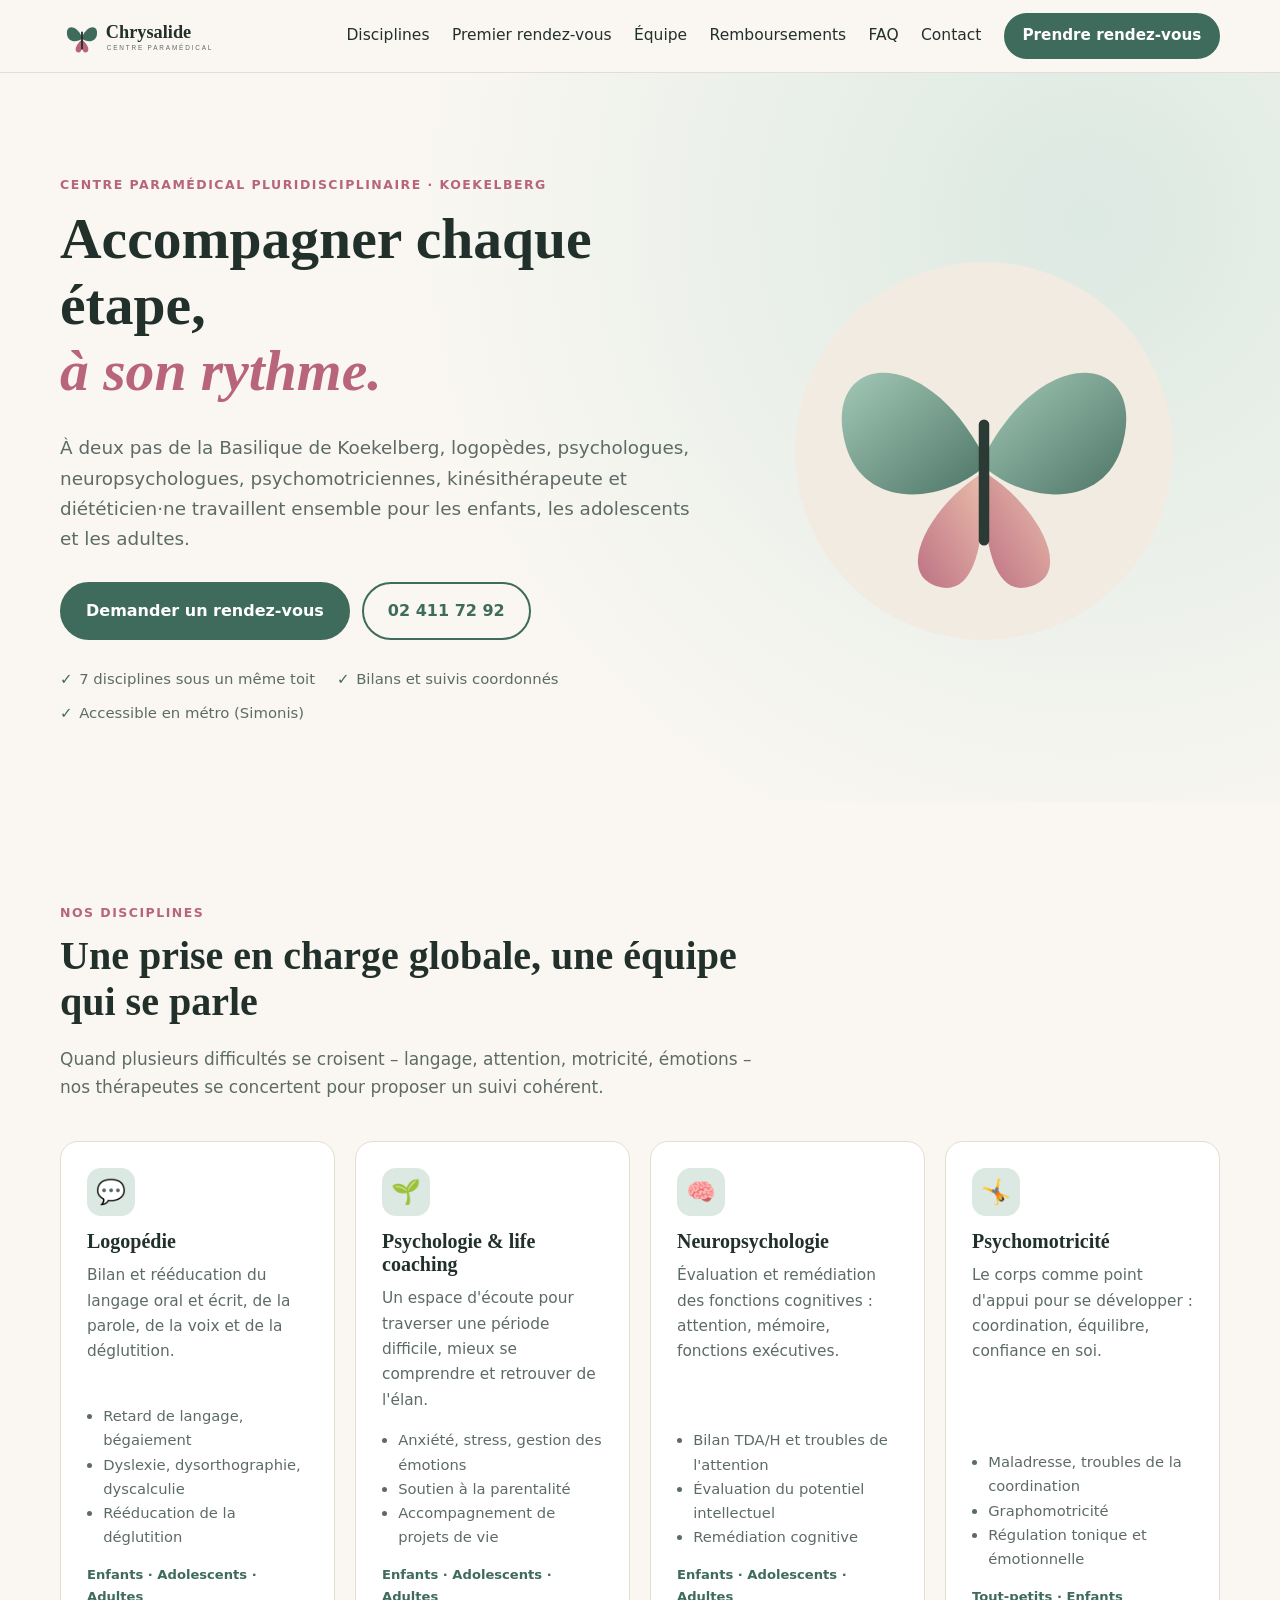
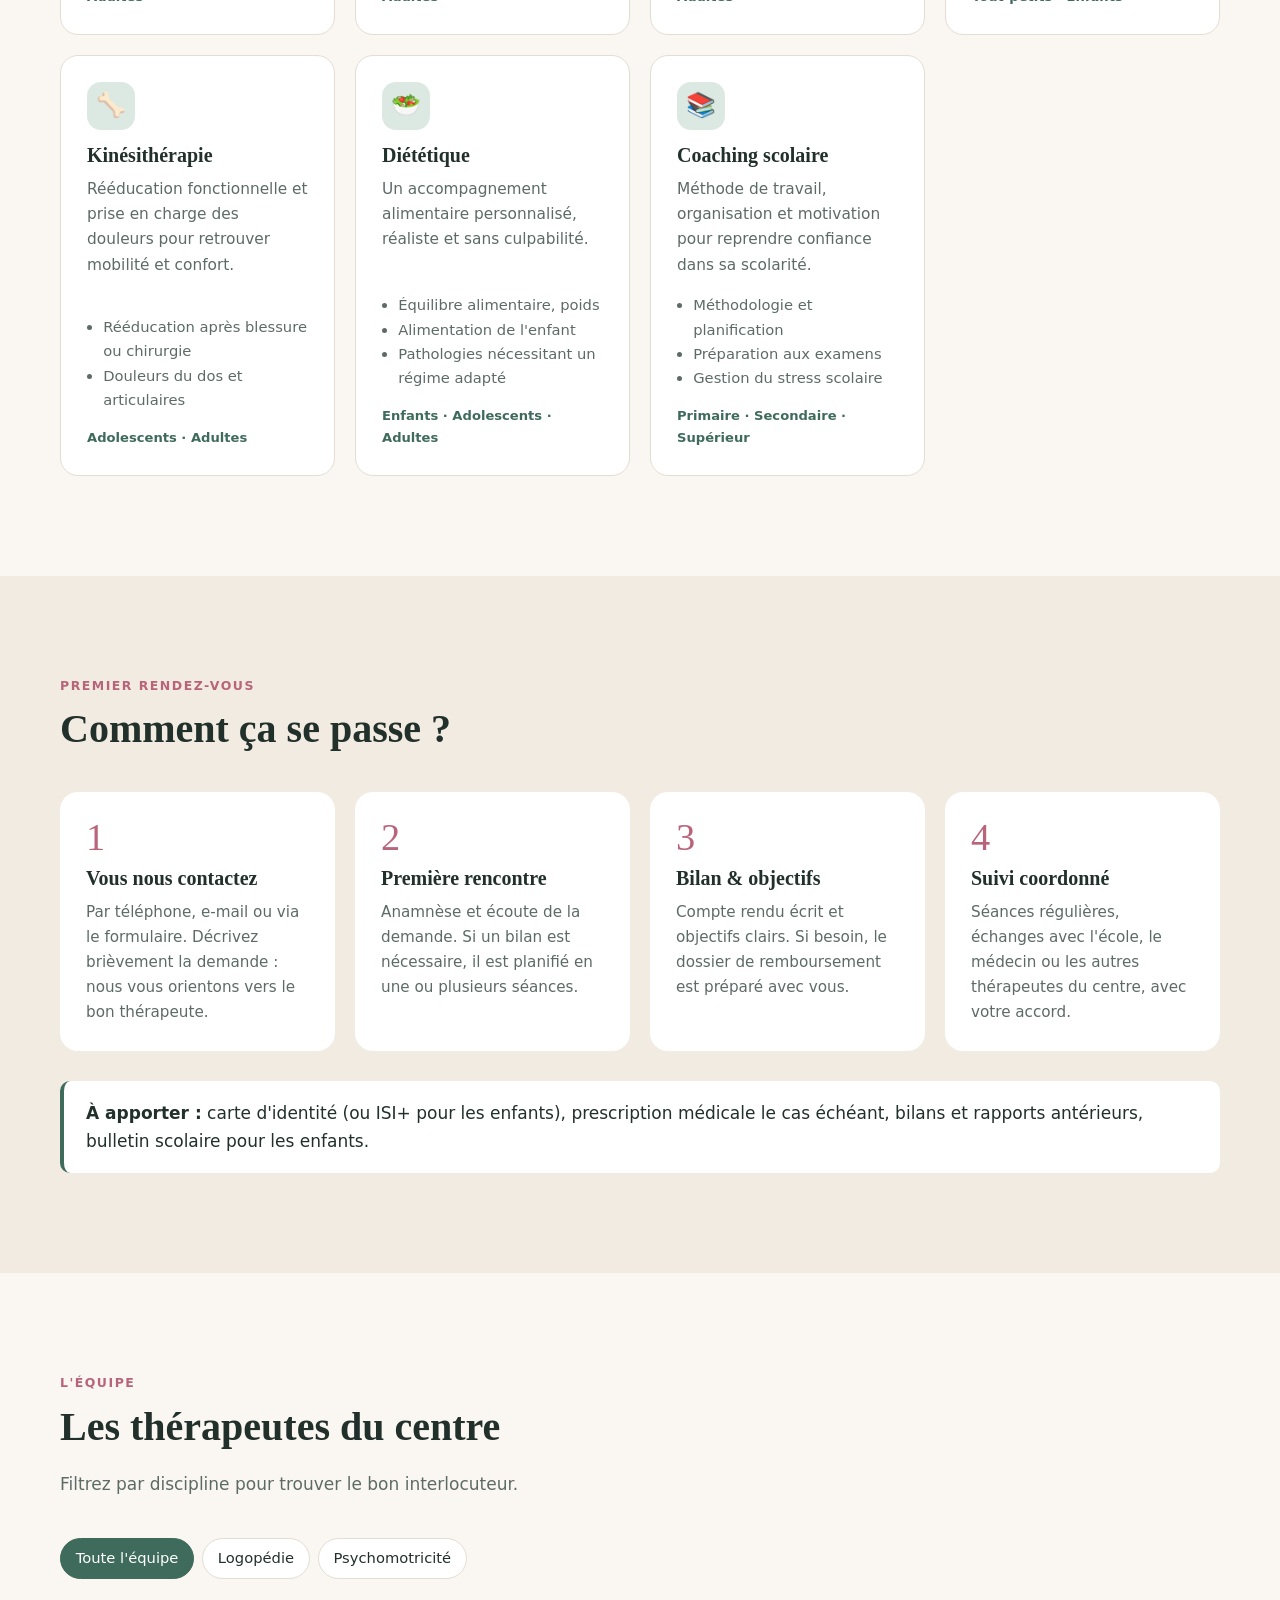
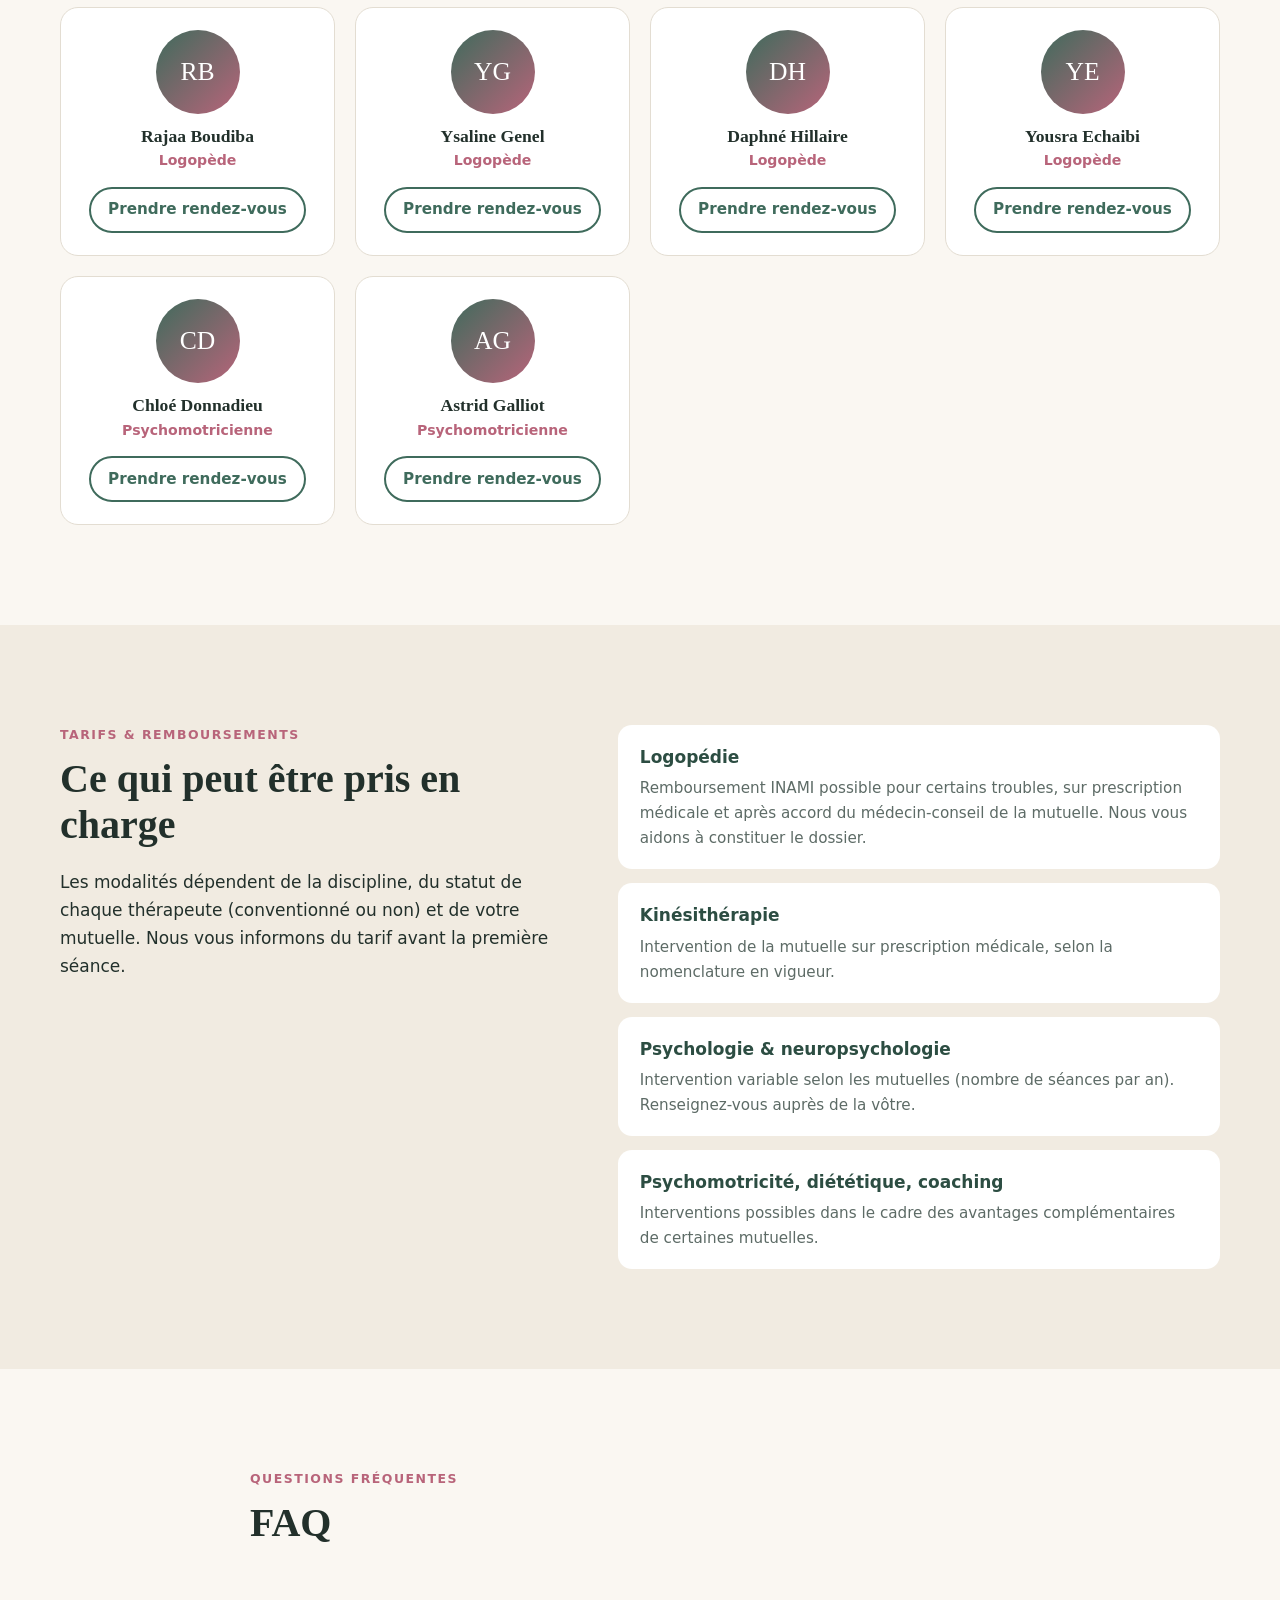
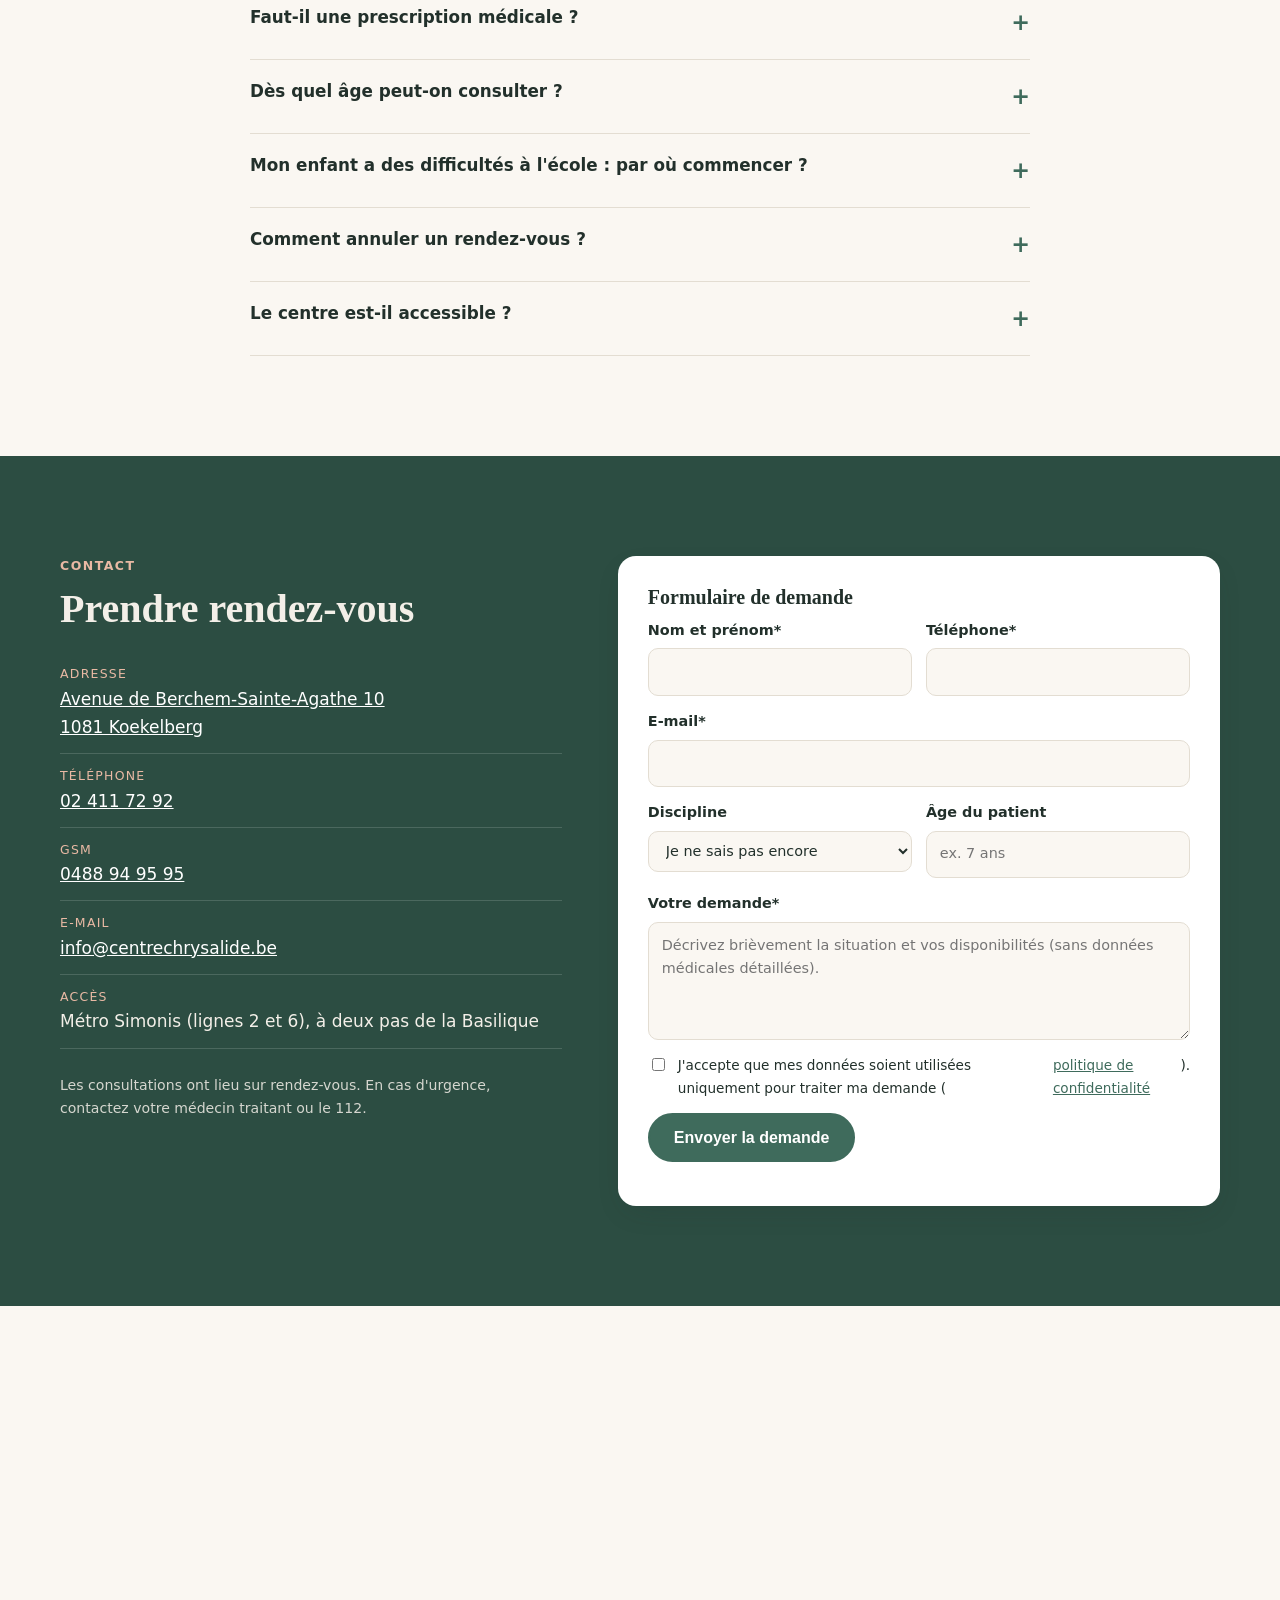
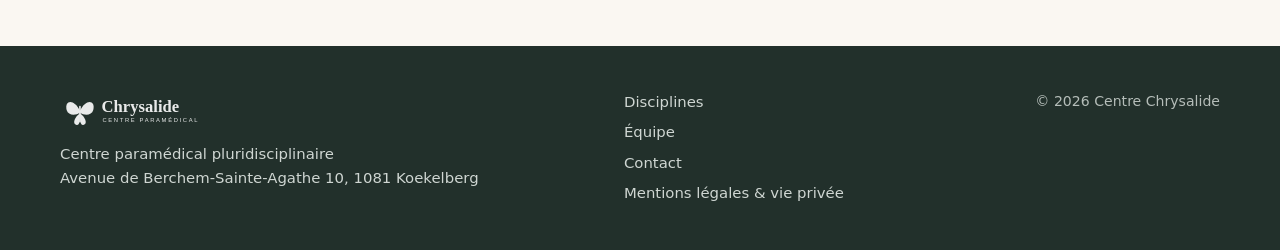
<file: sites/centre-chrysalide/index.html>
<!doctype html>
<html lang="fr-BE">
<head>
<meta charset="utf-8">
<meta name="viewport" content="width=device-width, initial-scale=1">
<title>Centre Chrysalide – Centre paramédical pluridisciplinaire à Koekelberg (Bruxelles)</title>
<meta name="description" content="Logopédie, psychologie, neuropsychologie, psychomotricité, kinésithérapie, diététique et coaching scolaire à deux pas de la Basilique de Koekelberg. Prenez rendez-vous : 02 411 72 92.">
<link rel="canonical" href="https://www.centrechrysalide.be/">
<meta name="theme-color" content="#3f6b5c">
<meta property="og:type" content="website">
<meta property="og:locale" content="fr_BE">
<meta property="og:title" content="Centre Chrysalide – Koekelberg">
<meta property="og:description" content="Centre paramédical pluridisciplinaire : logopédie, psychologie, neuropsychologie, psychomotricité, kinésithérapie, diététique.">
<meta property="og:url" content="https://www.centrechrysalide.be/">
<meta property="og:image" content="https://www.centrechrysalide.be/assets/og-image.jpg">
<link rel="icon" href="assets/favicon.svg" type="image/svg+xml">
<link rel="stylesheet" href="css/style.css">
<script type="application/ld+json">
{
  "@context": "https://schema.org",
  "@type": "MedicalClinic",
  "name": "Centre Chrysalide",
  "url": "https://www.centrechrysalide.be/",
  "logo": "https://www.centrechrysalide.be/assets/logo.svg",
  "email": "info@centrechrysalide.be",
  "telephone": ["+3224117292", "+32488949595"],
  "address": {
    "@type": "PostalAddress",
    "streetAddress": "Avenue de Berchem-Sainte-Agathe 10",
    "postalCode": "1081",
    "addressLocality": "Koekelberg",
    "addressRegion": "Bruxelles-Capitale",
    "addressCountry": "BE"
  },
  "medicalSpecialty": ["SpeechPathology", "Psychiatric", "Physiotherapy", "DietNutrition"],
  "availableService": [
    {"@type": "MedicalTherapy", "name": "Logopédie"},
    {"@type": "MedicalTherapy", "name": "Psychologie"},
    {"@type": "MedicalTherapy", "name": "Neuropsychologie"},
    {"@type": "MedicalTherapy", "name": "Psychomotricité"},
    {"@type": "MedicalTherapy", "name": "Kinésithérapie"},
    {"@type": "MedicalTherapy", "name": "Diététique"},
    {"@type": "Service", "name": "Coaching scolaire"}
  ]
}
</script>
</head>
<body>
<a class="skip" href="#main">Aller au contenu</a>

<header class="site-header" id="top">
  <div class="wrap header-inner">
    <a class="brand" href="#top" aria-label="Centre Chrysalide – accueil">
      <!-- LOGO : remplacer assets/logo.svg par le logo officiel (même nom de fichier, ou adapter le src) -->
      <img src="assets/logo.svg" alt="Centre Chrysalide" width="190" height="48">
    </a>
    <button class="nav-toggle" aria-expanded="false" aria-controls="nav" aria-label="Ouvrir le menu">
      <span></span><span></span><span></span>
    </button>
    <nav id="nav" class="nav" aria-label="Navigation principale">
      <a href="#disciplines">Disciplines</a>
      <a href="#parcours">Premier rendez-vous</a>
      <a href="#equipe">Équipe</a>
      <a href="#remboursement">Remboursements</a>
      <a href="#faq">FAQ</a>
      <a href="#contact">Contact</a>
      <a class="btn btn-sm" href="#rdv">Prendre rendez-vous</a>
    </nav>
  </div>
</header>

<main id="main">

  <!-- HERO -->
  <section class="hero">
    <div class="wrap hero-grid">
      <div>
        <p class="eyebrow">Centre paramédical pluridisciplinaire · Koekelberg</p>
        <h1>Accompagner chaque étape,<br><em>à son rythme.</em></h1>
        <p class="lead">À deux pas de la Basilique de Koekelberg, logopèdes, psychologues, neuropsychologues, psychomotriciennes, kinésithérapeute et diététicien·ne travaillent ensemble pour les enfants, les adolescents et les adultes.</p>
        <div class="hero-cta">
          <a class="btn" href="#rdv">Demander un rendez-vous</a>
          <a class="btn btn-ghost" href="tel:+3224117292">02 411 72 92</a>
        </div>
        <ul class="trust">
          <li>7 disciplines sous un même toit</li>
          <li>Bilans et suivis coordonnés</li>
          <li>Accessible en métro (Simonis)</li>
        </ul>
      </div>
      <div class="hero-art" aria-hidden="true">
        <svg viewBox="0 0 400 400" class="butterfly">
          <defs>
            <linearGradient id="g1" x1="0" y1="0" x2="1" y2="1"><stop offset="0" stop-color="#9cc5b3"/><stop offset="1" stop-color="#3f6b5c"/></linearGradient>
            <linearGradient id="g2" x1="1" y1="0" x2="0" y2="1"><stop offset="0" stop-color="#e9b9a4"/><stop offset="1" stop-color="#b8647a"/></linearGradient>
          </defs>
          <circle cx="200" cy="200" r="180" fill="#f1ebe1"/>
          <path d="M200 205 C140 90 40 110 70 200 C90 255 160 250 200 215Z" fill="url(#g1)" opacity=".92"/>
          <path d="M200 205 C260 90 360 110 330 200 C310 255 240 250 200 215Z" fill="url(#g1)" opacity=".92"/>
          <path d="M200 220 C150 250 110 320 160 330 C190 335 200 290 200 235Z" fill="url(#g2)" opacity=".9"/>
          <path d="M200 220 C250 250 290 320 240 330 C210 335 200 290 200 235Z" fill="url(#g2)" opacity=".9"/>
          <rect x="195" y="170" width="10" height="120" rx="5" fill="#2b3a35"/>
        </svg>
      </div>
    </div>
  </section>

  <!-- DISCIPLINES -->
  <section id="disciplines" class="section">
    <div class="wrap">
      <header class="section-head">
        <p class="eyebrow">Nos disciplines</p>
        <h2>Une prise en charge globale, une équipe qui se parle</h2>
        <p>Quand plusieurs difficultés se croisent – langage, attention, motricité, émotions – nos thérapeutes se concertent pour proposer un suivi cohérent.</p>
      </header>
      <div class="cards" id="discipline-cards"><!-- généré par js/main.js à partir de DISCIPLINES --></div>
    </div>
  </section>

  <!-- PARCOURS -->
  <section id="parcours" class="section section-alt">
    <div class="wrap">
      <header class="section-head">
        <p class="eyebrow">Premier rendez-vous</p>
        <h2>Comment ça se passe ?</h2>
      </header>
      <ol class="steps">
        <li><h3>Vous nous contactez</h3><p>Par téléphone, e-mail ou via le formulaire. Décrivez brièvement la demande : nous vous orientons vers le bon thérapeute.</p></li>
        <li><h3>Première rencontre</h3><p>Anamnèse et écoute de la demande. Si un bilan est nécessaire, il est planifié en une ou plusieurs séances.</p></li>
        <li><h3>Bilan &amp; objectifs</h3><p>Compte rendu écrit et objectifs clairs. Si besoin, le dossier de remboursement est préparé avec vous.</p></li>
        <li><h3>Suivi coordonné</h3><p>Séances régulières, échanges avec l'école, le médecin ou les autres thérapeutes du centre, avec votre accord.</p></li>
      </ol>
      <div class="note">
        <strong>À apporter :</strong> carte d'identité (ou ISI+ pour les enfants), prescription médicale le cas échéant, bilans et rapports antérieurs, bulletin scolaire pour les enfants.
      </div>
    </div>
  </section>

  <!-- EQUIPE -->
  <section id="equipe" class="section">
    <div class="wrap">
      <header class="section-head">
        <p class="eyebrow">L'équipe</p>
        <h2>Les thérapeutes du centre</h2>
        <p>Filtrez par discipline pour trouver le bon interlocuteur.</p>
      </header>
      <div class="filters" role="toolbar" aria-label="Filtrer l'équipe" id="team-filters"></div>
      <div class="team" id="team-grid"><!-- généré par js/main.js à partir de TEAM --></div>
    </div>
  </section>

  <!-- REMBOURSEMENT -->
  <section id="remboursement" class="section section-alt">
    <div class="wrap two-col">
      <div>
        <p class="eyebrow">Tarifs &amp; remboursements</p>
        <h2>Ce qui peut être pris en charge</h2>
        <p>Les modalités dépendent de la discipline, du statut de chaque thérapeute (conventionné ou non) et de votre mutuelle. Nous vous informons du tarif avant la première séance.</p>
      </div>
      <dl class="refunds">
        <div><dt>Logopédie</dt><dd>Remboursement INAMI possible pour certains troubles, sur prescription médicale et après accord du médecin-conseil de la mutuelle. Nous vous aidons à constituer le dossier.</dd></div>
        <div><dt>Kinésithérapie</dt><dd>Intervention de la mutuelle sur prescription médicale, selon la nomenclature en vigueur.</dd></div>
        <div><dt>Psychologie &amp; neuropsychologie</dt><dd>Intervention variable selon les mutuelles (nombre de séances par an). Renseignez-vous auprès de la vôtre.</dd></div>
        <div><dt>Psychomotricité, diététique, coaching</dt><dd>Interventions possibles dans le cadre des avantages complémentaires de certaines mutuelles.</dd></div>
      </dl>
    </div>
  </section>

  <!-- FAQ -->
  <section id="faq" class="section">
    <div class="wrap narrow">
      <header class="section-head">
        <p class="eyebrow">Questions fréquentes</p>
        <h2>FAQ</h2>
      </header>
      <details><summary>Faut-il une prescription médicale ?</summary><p>Pas pour consulter. Elle est en revanche nécessaire pour obtenir un remboursement en logopédie et en kinésithérapie.</p></details>
      <details><summary>Dès quel âge peut-on consulter ?</summary><p>Le centre accueille les tout-petits, les enfants, les adolescents et les adultes. Indiquez l'âge lors de la prise de contact pour être orienté vers le thérapeute adapté.</p></details>
      <details><summary>Mon enfant a des difficultés à l'école : par où commencer ?</summary><p>Contactez-nous en décrivant les difficultés observées. Selon la situation, nous proposerons un bilan logopédique, neuropsychologique ou psychomoteur, éventuellement complémentaires.</p></details>
      <details><summary>Comment annuler un rendez-vous ?</summary><p>Prévenez votre thérapeute au moins 24 h à l'avance. Une séance non annulée à temps peut être facturée.</p></details>
      <details><summary>Le centre est-il accessible ?</summary><p>Le centre se trouve avenue de Berchem-Sainte-Agathe 10, près de la Basilique de Koekelberg, à quelques minutes à pied du métro Simonis. Contactez-nous si vous avez des besoins particuliers d'accès.</p></details>
    </div>
  </section>

  <!-- RDV / CONTACT -->
  <section id="rdv" class="section section-dark">
    <div class="wrap two-col">
      <div id="contact">
        <p class="eyebrow">Contact</p>
        <h2>Prendre rendez-vous</h2>
        <ul class="contact-list">
          <li><span>Adresse</span><a href="https://www.google.com/maps/search/?api=1&query=Avenue+de+Berchem-Sainte-Agathe+10+1081+Koekelberg" target="_blank" rel="noopener">Avenue de Berchem-Sainte-Agathe 10<br>1081 Koekelberg</a></li>
          <li><span>Téléphone</span><a href="tel:+3224117292">02 411 72 92</a></li>
          <li><span>GSM</span><a href="tel:+32488949595">0488 94 95 95</a></li>
          <li><span>E-mail</span><a href="mailto:info@centrechrysalide.be">info@centrechrysalide.be</a></li>
          <li><span>Accès</span>Métro Simonis (lignes 2 et 6), à deux pas de la Basilique</li>
        </ul>
        <p class="small">Les consultations ont lieu sur rendez-vous. En cas d'urgence, contactez votre médecin traitant ou le 112.</p>
      </div>

      <form class="form" action="contact.php" method="post" novalidate>
        <h3>Formulaire de demande</h3>
        <div class="row">
          <label>Nom et prénom*<input name="nom" required autocomplete="name"></label>
          <label>Téléphone*<input name="tel" type="tel" required autocomplete="tel"></label>
        </div>
        <label>E-mail*<input name="email" type="email" required autocomplete="email"></label>
        <div class="row">
          <label>Discipline
            <select name="discipline" id="discipline-select">
              <option value="">Je ne sais pas encore</option>
            </select>
          </label>
          <label>Âge du patient<input name="age" inputmode="numeric" placeholder="ex. 7 ans"></label>
        </div>
        <label>Votre demande*<textarea name="message" rows="4" required placeholder="Décrivez brièvement la situation et vos disponibilités (sans données médicales détaillées)."></textarea></label>
        <input type="text" name="website" class="hp" tabindex="-1" autocomplete="off" aria-hidden="true">
        <label class="check"><input type="checkbox" name="rgpd" required> J'accepte que mes données soient utilisées uniquement pour traiter ma demande (<a href="mentions-legales.html#rgpd">politique de confidentialité</a>).</label>
        <button class="btn" type="submit">Envoyer la demande</button>
        <p class="form-status" role="status" aria-live="polite"></p>
      </form>
    </div>
  </section>

  <div class="map">
    <iframe title="Plan d'accès au Centre Chrysalide" loading="lazy" referrerpolicy="no-referrer-when-downgrade"
      src="https://maps.google.com/maps?q=Avenue%20de%20Berchem-Sainte-Agathe%2010%2C%201081%20Koekelberg&amp;z=16&amp;output=embed"></iframe>
  </div>
</main>

<footer class="site-footer">
  <div class="wrap footer-grid">
    <div>
      <img src="assets/logo.svg" alt="Centre Chrysalide" width="160" height="40" class="footer-logo">
      <p>Centre paramédical pluridisciplinaire<br>Avenue de Berchem-Sainte-Agathe 10, 1081 Koekelberg</p>
    </div>
    <nav aria-label="Liens de pied de page">
      <a href="#disciplines">Disciplines</a>
      <a href="#equipe">Équipe</a>
      <a href="#contact">Contact</a>
      <a href="mentions-legales.html">Mentions légales &amp; vie privée</a>
    </nav>
    <p class="small">© <span id="year"></span> Centre Chrysalide</p>
  </div>
</footer>

<a class="sticky-call" href="tel:+3224117292" aria-label="Appeler le centre">Appeler</a>

<script src="js/main.js" defer></script>
</body>
</html>
</file>
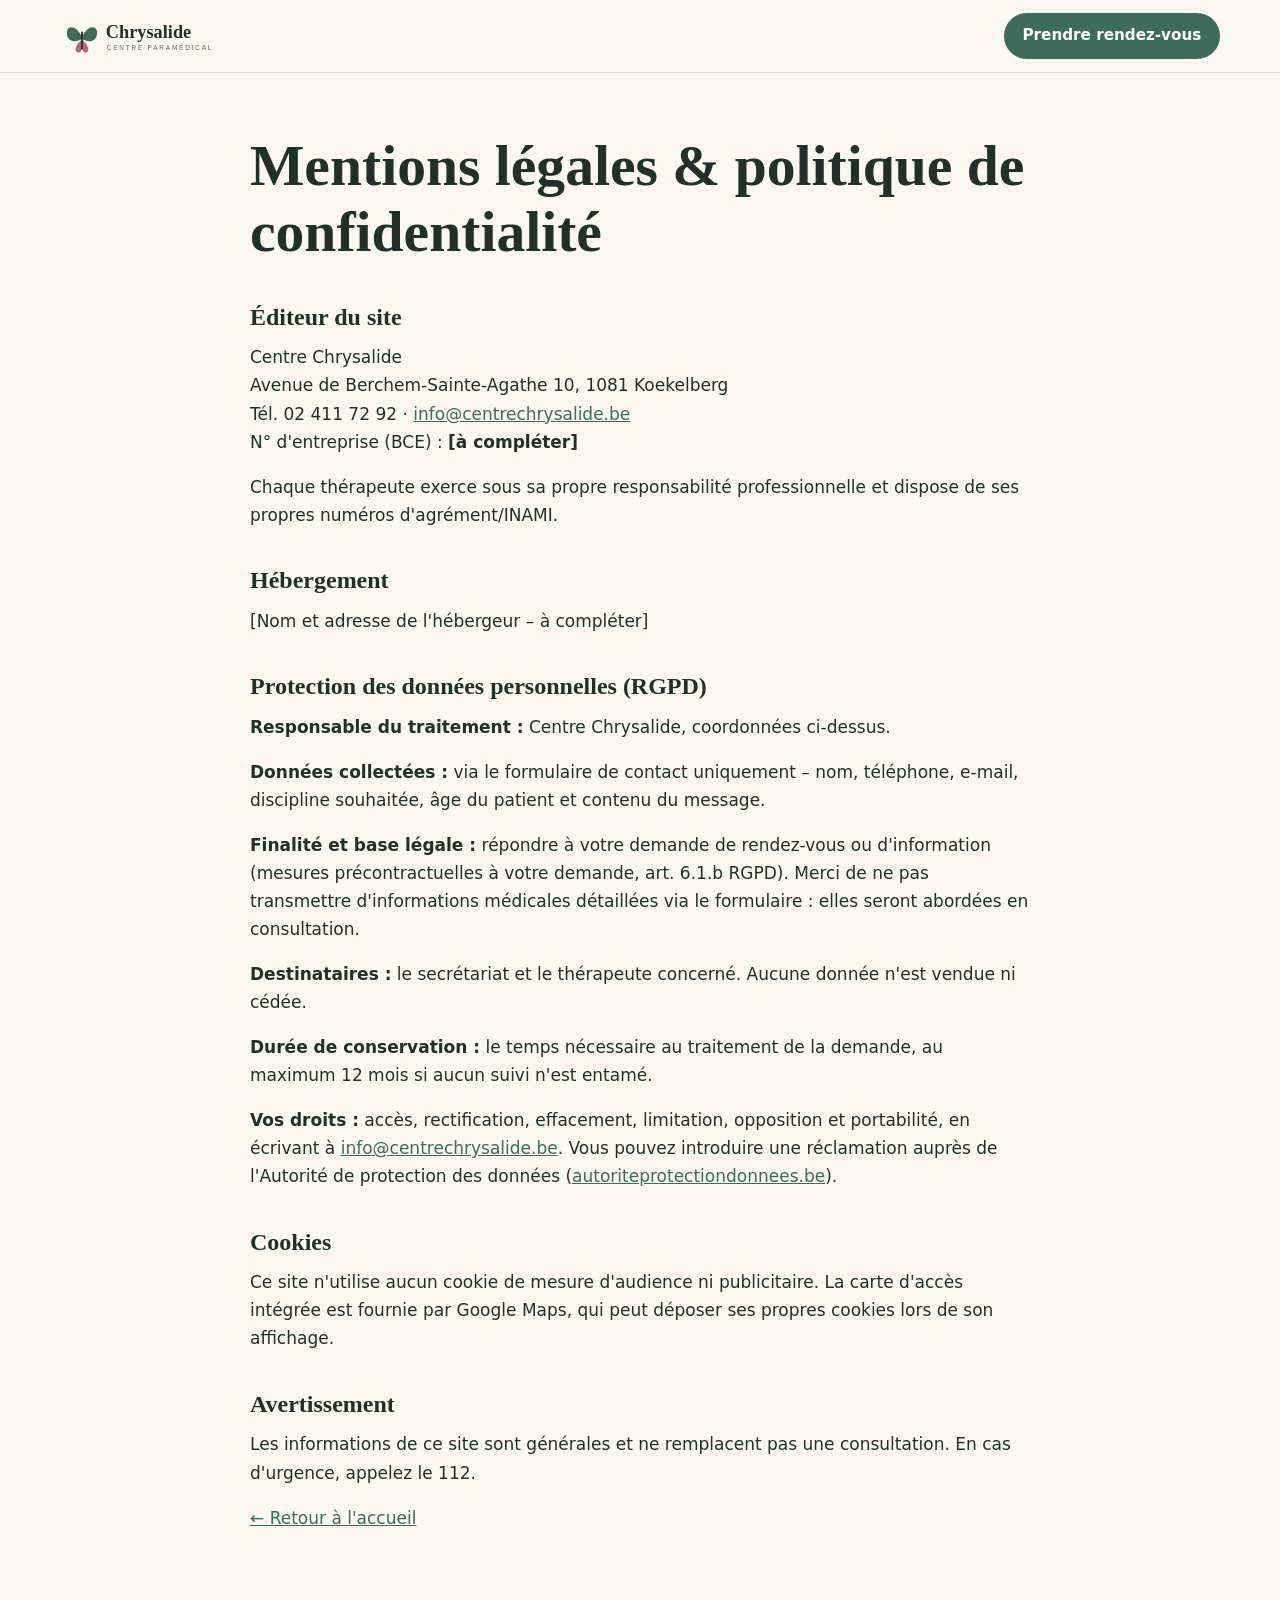
<file: sites/centre-chrysalide/mentions-legales.html>
<!doctype html>
<html lang="fr-BE">
<head>
<meta charset="utf-8">
<meta name="viewport" content="width=device-width, initial-scale=1">
<title>Mentions légales & vie privée – Centre Chrysalide</title>
<meta name="robots" content="noindex,follow">
<link rel="icon" href="assets/favicon.svg" type="image/svg+xml">
<link rel="stylesheet" href="css/style.css">
</head>
<body>
<header class="site-header">
  <div class="wrap header-inner">
    <a class="brand" href="index.html"><img src="assets/logo.svg" alt="Centre Chrysalide – retour à l'accueil" width="190" height="48"></a>
    <a class="btn btn-sm" href="index.html#rdv">Prendre rendez-vous</a>
  </div>
</header>
<main class="legal wrap narrow">
  <h1>Mentions légales &amp; politique de confidentialité</h1>

  <h2>Éditeur du site</h2>
  <p>Centre Chrysalide<br>Avenue de Berchem-Sainte-Agathe 10, 1081 Koekelberg<br>
  Tél. 02 411 72 92 · <a href="mailto:info@centrechrysalide.be">info@centrechrysalide.be</a><br>
  N° d'entreprise (BCE) : <strong>[à compléter]</strong></p>
  <p>Chaque thérapeute exerce sous sa propre responsabilité professionnelle et dispose de ses propres numéros d'agrément/INAMI.</p>

  <h2>Hébergement</h2>
  <p>[Nom et adresse de l'hébergeur – à compléter]</p>

  <h2 id="rgpd">Protection des données personnelles (RGPD)</h2>
  <p><strong>Responsable du traitement :</strong> Centre Chrysalide, coordonnées ci-dessus.</p>
  <p><strong>Données collectées :</strong> via le formulaire de contact uniquement – nom, téléphone, e-mail, discipline souhaitée, âge du patient et contenu du message.</p>
  <p><strong>Finalité et base légale :</strong> répondre à votre demande de rendez-vous ou d'information (mesures précontractuelles à votre demande, art. 6.1.b RGPD). Merci de ne pas transmettre d'informations médicales détaillées via le formulaire : elles seront abordées en consultation.</p>
  <p><strong>Destinataires :</strong> le secrétariat et le thérapeute concerné. Aucune donnée n'est vendue ni cédée.</p>
  <p><strong>Durée de conservation :</strong> le temps nécessaire au traitement de la demande, au maximum 12 mois si aucun suivi n'est entamé.</p>
  <p><strong>Vos droits :</strong> accès, rectification, effacement, limitation, opposition et portabilité, en écrivant à <a href="mailto:info@centrechrysalide.be">info@centrechrysalide.be</a>. Vous pouvez introduire une réclamation auprès de l'Autorité de protection des données (<a href="https://www.autoriteprotectiondonnees.be" rel="noopener">autoriteprotectiondonnees.be</a>).</p>

  <h2>Cookies</h2>
  <p>Ce site n'utilise aucun cookie de mesure d'audience ni publicitaire. La carte d'accès intégrée est fournie par Google Maps, qui peut déposer ses propres cookies lors de son affichage.</p>

  <h2>Avertissement</h2>
  <p>Les informations de ce site sont générales et ne remplacent pas une consultation. En cas d'urgence, appelez le 112.</p>
  <p><a href="index.html">← Retour à l'accueil</a></p>
</main>
</body>
</html>
</file>
<file: sites/centre-chrysalide/css/style.css>
/* Centre Chrysalide – feuille de style (aucune police externe : conforme RGPD, rapide) */
:root{
  --sage:#3f6b5c; --sage-d:#2c4d42; --sage-l:#dce9e2;
  --rose:#b8647a; --peach:#e9b9a4;
  --cream:#faf7f2; --sand:#f1ebe1; --ink:#22302b; --muted:#5d6b66; --line:#e3ddd2;
  --radius:18px; --shadow:0 10px 30px -12px rgba(34,48,43,.25);
  --serif:"Iowan Old Style","Palatino Linotype",Palatino,Georgia,serif;
  --sans:system-ui,-apple-system,"Segoe UI",Roboto,"Helvetica Neue",Arial,sans-serif;
}
*{box-sizing:border-box}
html{scroll-behavior:smooth;scroll-padding-top:84px}
body{margin:0;font:17px/1.65 var(--sans);color:var(--ink);background:var(--cream);-webkit-font-smoothing:antialiased}
img,svg,iframe{max-width:100%;display:block}
a{color:var(--sage)}
h1,h2,h3{font-family:var(--serif);line-height:1.15;margin:0 0 .5em;font-weight:600}
h1{font-size:clamp(2.2rem,5vw,3.6rem)} h1 em{color:var(--rose)}
h2{font-size:clamp(1.7rem,3.4vw,2.5rem)} h3{font-size:1.25rem}
p{margin:0 0 1em}
.wrap{width:min(1160px,100% - 32px);margin-inline:auto}
.narrow{width:min(780px,100% - 32px)}
.skip{position:absolute;left:-999px}.skip:focus{left:16px;top:16px;z-index:99;background:#fff;padding:8px 14px;border-radius:8px}
:focus-visible{outline:3px solid var(--rose);outline-offset:3px}

/* Buttons */
.btn{display:inline-flex;align-items:center;justify-content:center;gap:.5em;padding:.85em 1.5em;border-radius:999px;background:var(--sage);color:#fff;text-decoration:none;font-weight:600;border:2px solid var(--sage);cursor:pointer;font-size:1rem;transition:.2s}
.btn:hover{background:var(--sage-d);border-color:var(--sage-d)}
.btn-ghost{background:transparent;color:var(--sage)} .btn-ghost:hover{background:var(--sage-l);color:var(--sage-d)}
.btn-sm{padding:.55em 1.1em;font-size:.95rem}

/* Header */
.site-header{position:sticky;top:0;z-index:50;background:rgba(250,247,242,.92);backdrop-filter:blur(10px);border-bottom:1px solid var(--line)}
.header-inner{display:flex;align-items:center;justify-content:space-between;height:72px}
.brand img{height:44px;width:auto}
.nav{display:flex;align-items:center;gap:1.4rem}
.nav a:not(.btn){color:var(--ink);text-decoration:none;font-size:.97rem}
.nav a:not(.btn):hover{color:var(--sage)}
.nav-toggle{display:none;background:none;border:0;padding:10px;cursor:pointer}
.nav-toggle span{display:block;width:24px;height:2px;background:var(--ink);margin:5px 0;transition:.25s}

/* Hero */
.hero{padding:clamp(48px,8vw,110px) 0 clamp(40px,6vw,80px);background:radial-gradient(circle at 85% 20%,var(--sage-l),transparent 55%)}
.hero-grid{display:grid;grid-template-columns:1.15fr .85fr;gap:48px;align-items:center}
.eyebrow{text-transform:uppercase;letter-spacing:.12em;font-size:.78rem;font-weight:700;color:var(--rose);margin-bottom:.8em}
.lead{font-size:1.15rem;color:var(--muted);max-width:36em}
.hero-cta{display:flex;flex-wrap:wrap;gap:12px;margin:1.6em 0}
.trust{list-style:none;padding:0;margin:0;display:flex;flex-wrap:wrap;gap:10px 22px;color:var(--muted);font-size:.93rem}
.trust li::before{content:"✓";color:var(--sage);font-weight:700;margin-right:.45em}
.butterfly{width:100%;max-width:420px;margin-inline:auto;animation:float 7s ease-in-out infinite}
@keyframes float{50%{transform:translateY(-12px) rotate(-2deg)}}

/* Sections */
.section{padding:clamp(56px,8vw,100px) 0}
.section-alt{background:var(--sand)}
.section-dark{background:var(--sage-d);color:#f3efe8}
.section-dark a{color:#fff}
.section-dark .eyebrow{color:var(--peach)}
.section-head{max-width:720px;margin-bottom:40px}
.section-head p:last-child{color:var(--muted)}

/* Discipline cards */
.cards{display:grid;grid-template-columns:repeat(auto-fill,minmax(250px,1fr));gap:20px}
.card{background:#fff;border:1px solid var(--line);border-radius:var(--radius);padding:26px;transition:.25s;display:flex;flex-direction:column}
.card:hover{transform:translateY(-4px);box-shadow:var(--shadow)}
.card .ico{width:48px;height:48px;border-radius:14px;display:grid;place-items:center;background:var(--sage-l);font-size:1.5rem;margin-bottom:14px}
.card p{color:var(--muted);font-size:.96rem;flex:1}
.card ul{margin:0 0 1em;padding-left:1.1em;color:var(--muted);font-size:.92rem}
.card .for{font-size:.82rem;font-weight:600;color:var(--sage)}

/* Steps */
.steps{list-style:none;padding:0;margin:0 0 30px;display:grid;grid-template-columns:repeat(4,1fr);gap:20px;counter-reset:s}
.steps li{background:#fff;border-radius:var(--radius);padding:26px;position:relative;counter-increment:s}
.steps li::before{content:counter(s);font-family:var(--serif);font-size:2.4rem;color:var(--rose);line-height:1;display:block;margin-bottom:10px}
.steps p{color:var(--muted);font-size:.95rem;margin:0}
.note{background:#fff;border-left:4px solid var(--sage);padding:18px 22px;border-radius:10px}

/* Team */
.filters{display:flex;flex-wrap:wrap;gap:8px;margin-bottom:28px}
.filters button{border:1px solid var(--line);background:#fff;padding:.5em 1em;border-radius:999px;cursor:pointer;font:inherit;font-size:.92rem;color:var(--ink)}
.filters button[aria-pressed="true"]{background:var(--sage);color:#fff;border-color:var(--sage)}
.team{display:grid;grid-template-columns:repeat(auto-fill,minmax(220px,1fr));gap:20px}
.member{background:#fff;border:1px solid var(--line);border-radius:var(--radius);padding:22px;text-align:center}
.avatar{width:84px;height:84px;border-radius:50%;margin:0 auto 12px;display:grid;place-items:center;font-family:var(--serif);font-size:1.6rem;color:#fff;background:linear-gradient(135deg,var(--sage),var(--rose));object-fit:cover}
.member h3{font-size:1.1rem;margin-bottom:.2em}
.member .role{color:var(--rose);font-size:.88rem;font-weight:600;margin-bottom:.6em}
.member p{font-size:.9rem;color:var(--muted)}
.member a.btn{margin-top:6px}

/* Refunds */
.two-col{display:grid;grid-template-columns:1fr 1.2fr;gap:56px;align-items:start}
.refunds{margin:0;display:grid;gap:14px}
.refunds div{background:#fff;border-radius:14px;padding:18px 22px}
.refunds dt{font-weight:700;margin-bottom:.3em;color:var(--sage-d)}
.refunds dd{margin:0;color:var(--muted);font-size:.95rem}

/* FAQ */
details{border-bottom:1px solid var(--line);padding:18px 0}
summary{cursor:pointer;font-weight:600;font-size:1.05rem;list-style:none;display:flex;justify-content:space-between;gap:20px}
summary::after{content:"+";font-size:1.4rem;color:var(--sage);transition:.2s}
details[open] summary::after{transform:rotate(45deg)}
details p{margin:.8em 0 0;color:var(--muted)}

/* Contact */
.contact-list{list-style:none;padding:0;margin:0 0 1.5em}
.contact-list li{padding:12px 0;border-bottom:1px solid rgba(255,255,255,.15)}
.contact-list span{display:block;font-size:.78rem;text-transform:uppercase;letter-spacing:.1em;color:var(--peach)}
.small{font-size:.88rem;opacity:.85}
.form{background:#fff;color:var(--ink);border-radius:var(--radius);padding:30px;box-shadow:var(--shadow)}
.form label{display:block;font-size:.9rem;font-weight:600;margin-bottom:14px}
.form input,.form select,.form textarea{display:block;width:100%;margin-top:6px;padding:.75em .9em;border:1px solid var(--line);border-radius:10px;font:inherit;font-weight:400;background:var(--cream);color:var(--ink)}
.form input:focus,.form select:focus,.form textarea:focus{border-color:var(--sage);outline:none;box-shadow:0 0 0 3px var(--sage-l)}
.form .row{display:grid;grid-template-columns:1fr 1fr;gap:14px}
.form .check{display:flex;gap:10px;font-weight:400;font-size:.85rem;align-items:flex-start}
.form .check input{width:auto;margin-top:4px}
.form a{color:var(--sage)}
.form-status{margin:.8em 0 0;font-weight:600}
.form-status.ok{color:var(--sage)} .form-status.err{color:#a33}
.hp{position:absolute;left:-9999px}
.map iframe{width:100%;height:340px;border:0;filter:saturate(.7)}

/* Footer */
.site-footer{background:var(--ink);color:#cfd6d2;padding:44px 0;font-size:.93rem}
.footer-grid{display:grid;grid-template-columns:1.4fr 1fr auto;gap:30px;align-items:start}
.footer-logo{filter:brightness(0) invert(1);opacity:.9;margin-bottom:12px;height:40px;width:auto}
.site-footer nav{display:grid;gap:6px}
.site-footer a{color:#cfd6d2;text-decoration:none}.site-footer a:hover{color:#fff}
.sticky-call{display:none}

/* Legal page */
.legal{padding:60px 0}.legal h2{margin-top:1.6em;font-size:1.5rem}

/* Responsive */
@media (max-width:960px){
  .hero-grid,.two-col{grid-template-columns:1fr}
  .hero{padding-top:28px}
  .hero-grid{gap:16px}
  .hero-art{order:-1;max-width:120px;margin-inline:auto}
  .steps{grid-template-columns:1fr 1fr}
  .footer-grid{grid-template-columns:1fr}
  .nav-toggle{display:block}
  .nav{position:fixed;inset:72px 0 auto 0;flex-direction:column;align-items:stretch;gap:0;background:var(--cream);padding:8px 16px 20px;border-bottom:1px solid var(--line);transform:translateY(-120%);transition:transform .3s;visibility:hidden}
  .nav.open{transform:none;visibility:visible}
  .nav a:not(.btn){padding:14px 4px;border-bottom:1px solid var(--line)}
  .nav .btn{margin-top:14px}
  .nav-toggle[aria-expanded="true"] span:nth-child(1){transform:translateY(7px) rotate(45deg)}
  .nav-toggle[aria-expanded="true"] span:nth-child(2){opacity:0}
  .nav-toggle[aria-expanded="true"] span:nth-child(3){transform:translateY(-7px) rotate(-45deg)}
  .sticky-call{display:flex;position:fixed;right:16px;bottom:16px;z-index:60;background:var(--rose);color:#fff;padding:.9em 1.3em;border-radius:999px;text-decoration:none;font-weight:700;box-shadow:var(--shadow)}
}
@media (max-width:560px){
  .steps,.form .row{grid-template-columns:1fr}
  .form{padding:22px}
}
@media (prefers-reduced-motion:reduce){*{animation:none!important;transition:none!important;scroll-behavior:auto!important}}
</file>
